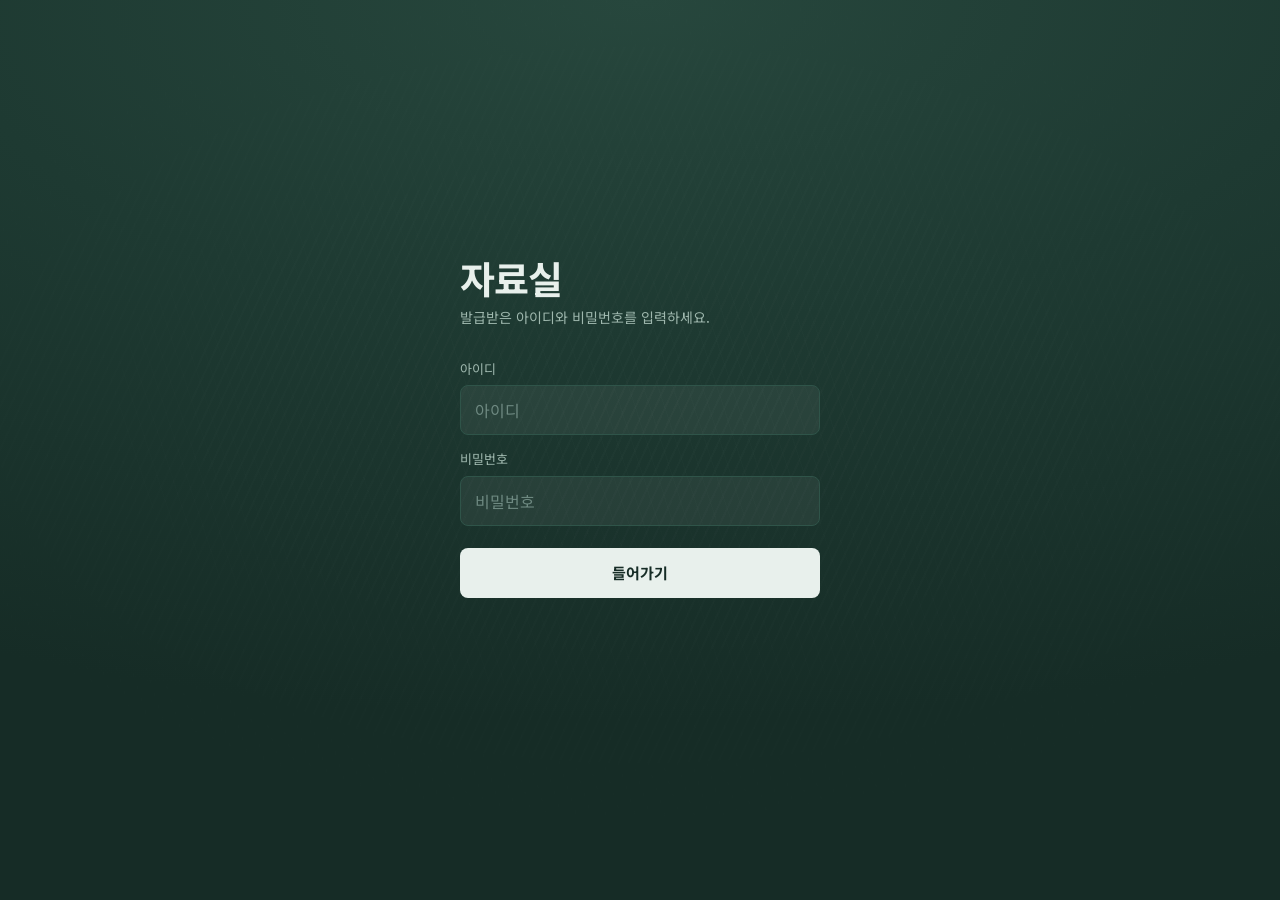
<file: index.html>
<!DOCTYPE html>
<html lang="ko">
<head>
<meta charset="utf-8">
<meta name="viewport" content="width=device-width, initial-scale=1, viewport-fit=cover">
<meta name="robots" content="noindex, nofollow, noarchive">
<meta name="referrer" content="no-referrer">
<title>자료실</title>
<link rel="preconnect" href="https://fonts.googleapis.com">
<link rel="preconnect" href="https://fonts.gstatic.com" crossorigin>
<link href="https://fonts.googleapis.com/css2?family=Noto+Sans+KR:wght@400;500;700&display=swap" rel="stylesheet">
<style>
  :root{
    --board:#1E3A32;
    --board-deep:#162C26;
    --board-line:#2F5449;
    --chalk:#E8F0EC;
    --chalk-dim:#9FB8AE;
    --paper:#EDF0EF;
    --card:#FFFFFF;
    --ink:#1A2724;
    --ink-soft:#5A6B66;
    --line:#D6DEDB;
    --brass:#B98A2E;
    --danger:#B4423A;
    --sidebar-w:264px;
    --radius:10px;
    font-family:"Noto Sans KR","Apple SD Gothic Neo","Malgun Gothic",system-ui,sans-serif;
  }
  *{box-sizing:border-box}
  html,body{height:100%}
  body{
    margin:0;background:var(--paper);color:var(--ink);
    font-size:15px;line-height:1.6;-webkit-text-size-adjust:100%;
    overscroll-behavior:none;
  }
  button{font:inherit;color:inherit}
  :focus-visible{outline:2px solid var(--brass);outline-offset:2px}

  /* ---------- 로그인 ---------- */
  #gate{
    position:fixed;inset:0;z-index:100;display:flex;
    align-items:center;justify-content:center;padding:24px;
    background:
      radial-gradient(120% 80% at 50% 0%, #27473D 0%, var(--board) 45%, var(--board-deep) 100%);
  }
  #gate::after{
    content:"";position:absolute;inset:0;pointer-events:none;opacity:.5;
    background:
      repeating-linear-gradient(115deg, rgba(255,255,255,.035) 0 2px, transparent 2px 9px),
      repeating-linear-gradient(72deg, rgba(255,255,255,.025) 0 1px, transparent 1px 14px);
    mask-image:radial-gradient(70% 55% at 50% 45%, #000 0%, transparent 100%);
  }
  .gate-box{position:relative;z-index:1;width:100%;max-width:360px}
  .gate-title{
    margin:0 0 6px;color:var(--chalk);font-weight:700;
    font-size:clamp(28px,7vw,38px);letter-spacing:-.02em;line-height:1.2;
  }
  .gate-sub{margin:0 0 30px;color:var(--chalk-dim);font-size:14px}
  .field{margin-bottom:14px}
  .field label{display:block;margin-bottom:6px;color:var(--chalk-dim);font-size:13px}
  .field input{
    width:100%;padding:12px 14px;border:1px solid var(--board-line);
    border-radius:8px;background:rgba(255,255,255,.06);color:var(--chalk);
    font-size:16px;font-family:inherit;
  }
  .field input::placeholder{color:#6E8981}
  .field input:focus{border-color:var(--chalk-dim);background:rgba(255,255,255,.1);outline:none}
  #enter{
    width:100%;margin-top:8px;padding:13px;border:0;border-radius:8px;
    background:var(--chalk);color:var(--board-deep);font-weight:700;font-size:15px;cursor:pointer;
  }
  #enter:hover{background:#fff}
  #enter:disabled{opacity:.55;cursor:progress}
  #gate-msg{min-height:20px;margin-top:14px;color:#F0B4AE;font-size:13px}

  /* ---------- 앱 ---------- */
  #app{display:none;height:100%}
  #app.on{display:block}

  #topbar{
    display:none;position:sticky;top:0;z-index:30;
    align-items:center;gap:10px;height:56px;padding:0 12px;
    background:var(--board);color:var(--chalk);
    padding-top:env(safe-area-inset-top);height:calc(56px + env(safe-area-inset-top));
  }
  #topbar strong{font-size:15px;font-weight:500}
  .icon-btn{
    display:flex;align-items:center;justify-content:center;
    width:38px;height:38px;border:0;border-radius:8px;
    background:rgba(255,255,255,.1);color:var(--chalk);cursor:pointer;flex:none;
  }

  aside{
    position:fixed;top:0;left:0;bottom:0;width:var(--sidebar-w);
    display:flex;flex-direction:column;
    background:var(--board);color:var(--chalk);z-index:40;
  }
  .brand{padding:22px 20px 16px;border-bottom:1px solid var(--board-line)}
  .brand h1{margin:0;font-size:17px;font-weight:700;letter-spacing:-.01em}
  .brand p{margin:4px 0 0;font-size:12px;color:var(--chalk-dim)}
  nav{flex:1;overflow-y:auto;padding:10px 0 20px;-webkit-overflow-scrolling:touch}
  .cat > button{
    display:flex;align-items:center;gap:10px;width:100%;
    padding:13px 20px;border:0;background:none;color:var(--chalk);
    font-size:14.5px;font-weight:500;text-align:left;cursor:pointer;
  }
  .cat > button:hover{background:rgba(255,255,255,.06)}
  .caret{margin-left:auto;font-size:11px;color:var(--chalk-dim);transition:transform .18s ease}
  .cat.open .caret{transform:rotate(90deg)}
  .cat.open > button{color:#fff}
  .sub{max-height:0;overflow:hidden;transition:max-height .22s ease;background:var(--board-deep)}
  .cat.open .sub{max-height:340px}
  .sub button{
    display:block;width:100%;padding:11px 20px 11px 34px;border:0;background:none;
    color:var(--chalk-dim);font-size:14px;text-align:left;cursor:pointer;
    border-left:3px solid transparent;
  }
  .sub button:hover{color:var(--chalk);background:rgba(255,255,255,.05)}
  .sub button[aria-current="true"]{color:#fff;border-left-color:var(--brass);background:rgba(255,255,255,.07)}
  .side-foot{padding:14px 20px;border-top:1px solid var(--board-line)}
  .side-foot button{
    width:100%;padding:9px;border:1px solid var(--board-line);border-radius:8px;
    background:none;color:var(--chalk-dim);font-size:13px;cursor:pointer;
  }
  .side-foot button:hover{color:var(--chalk);border-color:var(--chalk-dim)}

  main{margin-left:var(--sidebar-w);height:100%;display:flex;flex-direction:column}
  .crumb{
    display:flex;align-items:center;gap:10px;flex-wrap:wrap;
    padding:14px 22px;background:var(--card);border-bottom:1px solid var(--line);
  }
  .crumb h2{margin:0;font-size:15px;font-weight:700}
  .crumb span{font-size:13px;color:var(--ink-soft)}
  .crumb .spacer{margin-left:auto}
  .ghost{
    padding:7px 12px;border:1px solid var(--line);border-radius:7px;
    background:var(--card);font-size:13px;color:var(--ink-soft);cursor:pointer;
  }
  .ghost:hover{border-color:var(--ink-soft);color:var(--ink)}
  .stage{flex:1;position:relative;min-height:0}
  #frame{width:100%;height:100%;border:0;background:#fff;display:none}
  #frame.on{display:block}
  .welcome{
    height:100%;display:flex;flex-direction:column;justify-content:center;
    padding:32px 26px;max-width:620px;
  }
  .welcome h3{margin:0 0 10px;font-size:21px;letter-spacing:-.01em}
  .welcome p{margin:0 0 6px;color:var(--ink-soft);max-width:52ch}

  #scrim{
    display:none;position:fixed;inset:0;z-index:35;
    background:rgba(16,28,25,.5);backdrop-filter:blur(2px);
  }

  @media (max-width:900px){
    #topbar{display:flex}
    aside{
      transform:translateX(-100%);transition:transform .22s ease;
      width:min(84vw,300px);box-shadow:0 0 40px rgba(0,0,0,.35);
      padding-top:env(safe-area-inset-top);
    }
    aside.open{transform:none}
    #scrim.on{display:block}
    main{margin-left:0;height:calc(100% - 56px - env(safe-area-inset-top))}
    .crumb{padding:12px 16px}
    .welcome{padding:26px 18px}
  }
  @media (prefers-reduced-motion:reduce){
    *{transition:none !important}
  }
</style>
</head>
<body>

<!-- 로그인 -->
<div id="gate">
  <div class="gate-box">
    <h2 class="gate-title">자료실</h2>
    <p class="gate-sub">발급받은 아이디와 비밀번호를 입력하세요.</p>
    <div class="field">
      <label for="uid">아이디</label>
      <input id="uid" type="text" autocomplete="off" autocapitalize="off" spellcheck="false" placeholder="아이디">
    </div>
    <div class="field">
      <label for="upw">비밀번호</label>
      <input id="upw" type="password" autocomplete="off" placeholder="비밀번호">
    </div>
    <button id="enter">들어가기</button>
    <p id="gate-msg" role="status" aria-live="polite"></p>
  </div>
</div>

<!-- 본문 -->
<div id="app">
  <header id="topbar">
    <button class="icon-btn" id="burger" aria-label="메뉴 열기">
      <svg width="20" height="20" viewBox="0 0 24 24" fill="none" stroke="currentColor" stroke-width="2" stroke-linecap="round"><path d="M4 7h16M4 12h16M4 17h16"/></svg>
    </button>
    <strong id="topTitle">자료실</strong>
  </header>

  <div id="scrim"></div>

  <aside id="sidebar">
    <div class="brand">
      <h1 id="brandName">자료실</h1>
      <p id="brandSub">교육자료 모음</p>
    </div>
    <nav id="nav"></nav>
    <div class="side-foot">
      <button id="logout">로그아웃</button>
    </div>
  </aside>

  <main>
    <div class="crumb">
      <h2 id="crumbTitle">시작하기</h2>
      <span id="crumbSub">왼쪽에서 메뉴를 선택하세요</span>
      <span class="spacer"></span>
      <button class="ghost" id="openNew" hidden>새 탭에서 열기</button>
    </div>
    <div class="stage">
      <div class="welcome" id="welcome">
        <h3>메뉴를 선택하면 자료가 여기에 열립니다</h3>
        <p>왼쪽 목록에서 분류를 누르면 하위 항목이 펼쳐집니다. 항목을 누르면 자료가 이 화면 안에서 바로 열립니다.</p>
        <p>화면 안에서 열리지 않는 자료는 오른쪽 위 ‘새 탭에서 열기’를 눌러 보세요.</p>
      </div>
      <iframe id="frame" referrerpolicy="no-referrer" sandbox="allow-scripts allow-same-origin allow-forms allow-popups allow-downloads" title="자료 보기"></iframe>
    </div>
  </main>
</div>

<!-- 암호화된 메뉴 데이터 (builder.html 로 생성) -->
<script src="data.enc.js"></script>

<script>
(() => {
  "use strict";

  /* ---------- 유틸 ---------- */
  const $ = s => document.querySelector(s);
  const b64d = s => Uint8Array.from(atob(s), c => c.charCodeAt(0));
  const wait = ms => new Promise(r => setTimeout(r, ms));

  async function deriveKey(id, pw, salt, iter) {
    const enc = new TextEncoder();
    const material = enc.encode(id.trim().toLowerCase() + "\u241F" + pw);
    const base = await crypto.subtle.importKey("raw", material, "PBKDF2", false, ["deriveKey"]);
    return crypto.subtle.deriveKey(
      { name: "PBKDF2", salt, iterations: iter, hash: "SHA-256" },
      base, { name: "AES-GCM", length: 256 }, false, ["decrypt"]
    );
  }

  /* ---------- 상태 ---------- */
  let DATA = null;          // 복호화된 메뉴 (메모리에만 존재)
  let fails = 0, locked = 0;

  /* ---------- 로그인 ---------- */
  const gate = $("#gate"), msg = $("#gate-msg"), btn = $("#enter");

  async function unlock() {
    const id = $("#uid").value, pw = $("#upw").value;
    if (!id || !pw) { msg.textContent = "아이디와 비밀번호를 모두 입력하세요."; return; }
    if (Date.now() < locked) {
      msg.textContent = `잠시 후 다시 시도하세요. (${Math.ceil((locked - Date.now())/1000)}초)`;
      return;
    }
    if (!window.__ENC__) { msg.textContent = "데이터 파일(data.enc.js)을 찾을 수 없습니다."; return; }
    if (!crypto.subtle) { msg.textContent = "https 또는 로컬 파일에서 열어 주세요."; return; }

    btn.disabled = true; btn.textContent = "확인 중…"; msg.textContent = "";
    try {
      const p = window.__ENC__;
      const key = await deriveKey(id, pw, b64d(p.salt), p.it);
      const buf = await crypto.subtle.decrypt(
        { name: "AES-GCM", iv: b64d(p.iv) }, key, b64d(p.ct)
      );
      DATA = JSON.parse(new TextDecoder().decode(buf));
      start();
    } catch (e) {
      fails++;
      await wait(400);
      if (fails >= 5) { locked = Date.now() + 30000; fails = 0; msg.textContent = "시도 횟수를 초과했습니다. 30초 후 다시 시도하세요."; }
      else msg.textContent = "아이디 또는 비밀번호가 올바르지 않습니다.";
    } finally {
      btn.disabled = false; btn.textContent = "들어가기";
    }
  }

  btn.addEventListener("click", unlock);
  ["#uid", "#upw"].forEach(s => $(s).addEventListener("keydown", e => { if (e.key === "Enter") unlock(); }));

  /* ---------- 메뉴 렌더링 ---------- */
  let current = null;

  function start() {
    document.title = DATA.title || "자료실";
    $("#brandName").textContent = DATA.title || "자료실";
    $("#brandSub").textContent = DATA.subtitle || "";
    $("#topTitle").textContent = DATA.title || "자료실";

    const nav = $("#nav");
    nav.textContent = "";
    DATA.cats.forEach((cat, ci) => {
      const wrap = document.createElement("div");
      wrap.className = "cat";

      const head = document.createElement("button");
      head.type = "button";
      head.setAttribute("aria-expanded", "false");
      head.append(document.createTextNode(cat.name));
      const caret = document.createElement("span");
      caret.className = "caret"; caret.textContent = "▶";
      head.append(caret);
      head.addEventListener("click", () => {
        const open = wrap.classList.toggle("open");
        head.setAttribute("aria-expanded", String(open));
      });

      const sub = document.createElement("div");
      sub.className = "sub";
      cat.items.forEach((item, ii) => {
        const b = document.createElement("button");
        b.type = "button";
        b.textContent = item.name;
        b.dataset.k = ci + "." + ii;   // 주소가 아닌 좌표만 DOM 에 남김
        b.addEventListener("click", () => open(ci, ii, b));
        sub.append(b);
      });

      wrap.append(head, sub);
      nav.append(wrap);
    });

    gate.remove();
    $("#app").classList.add("on");
  }

  function open(ci, ii, el) {
    const item = DATA.cats[ci].items[ii];
    document.querySelectorAll('.sub button[aria-current]').forEach(b => b.removeAttribute("aria-current"));
    el.setAttribute("aria-current", "true");
    current = item;

    $("#crumbTitle").textContent = item.name;
    $("#crumbSub").textContent = DATA.cats[ci].name;
    $("#openNew").hidden = false;
    $("#welcome").style.display = "none";

    const f = $("#frame");
    f.classList.add("on");
    f.src = item.url;                 // 주소는 이 순간에만 사용
    closeDrawer();
  }

  $("#openNew").addEventListener("click", () => {
    if (current) window.open(current.url, "_blank", "noopener,noreferrer");
  });

  /* ---------- 모바일 서랍 ---------- */
  const side = $("#sidebar"), scrim = $("#scrim");
  function openDrawer(){ side.classList.add("open"); scrim.classList.add("on"); }
  function closeDrawer(){ side.classList.remove("open"); scrim.classList.remove("on"); }
  $("#burger").addEventListener("click", openDrawer);
  scrim.addEventListener("click", closeDrawer);
  document.addEventListener("keydown", e => { if (e.key === "Escape") closeDrawer(); });

  /* ---------- 로그아웃 ---------- */
  $("#logout").addEventListener("click", () => { DATA = null; location.reload(); });
})();
</script>
</body>
</html>
</file>
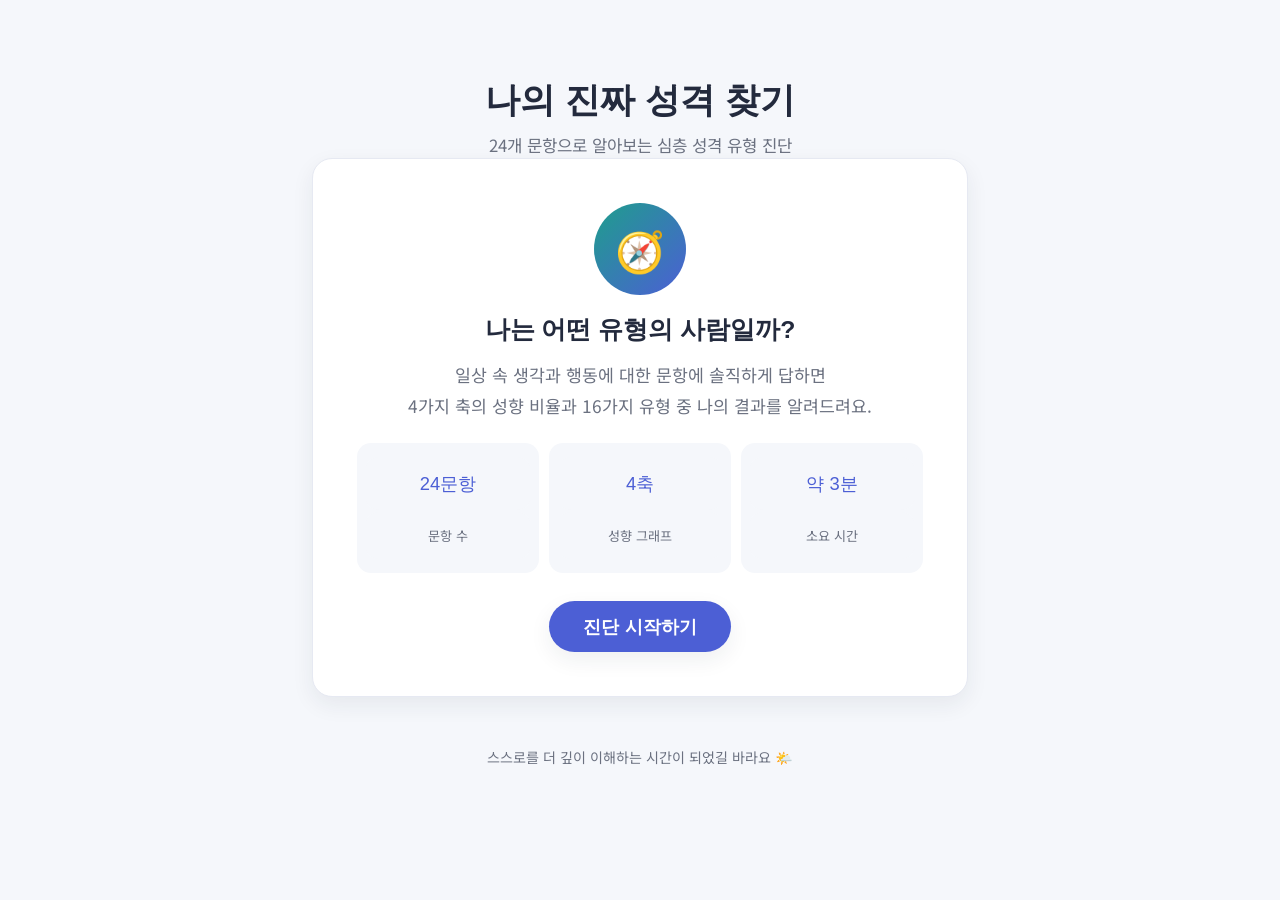
<file: mbti/mbti-adult.html>
<!DOCTYPE html>
<html lang="ko">
<head>
<meta charset="UTF-8">
<meta name="viewport" content="width=device-width, initial-scale=1.0">
<title>나의 성격 유형 진단 - 심층 MBTI 테스트</title>
<link rel="preconnect" href="https://fonts.googleapis.com">
<link rel="preconnect" href="https://fonts.gstatic.com" crossorigin>
<link href="https://fonts.googleapis.com/css2?family=Gowun+Sans:wght@400;700&family=Noto+Sans+KR:wght@400;500;700&display=swap" rel="stylesheet">
<style>
  :root{
    --ink:#232A3D;
    --sub:#6B7180;
    --bg:#F5F7FB;
    --card:#FFFFFF;
    --line:#E6E9F2;
    --accent-teal:#1E9E8C;
    --accent-coral:#E86A4D;
    --accent-indigo:#4C5FD5;
    --accent-amber:#D99A2B;
    --accent-plum:#8B5FBF;
    --shadow: 0 8px 22px rgba(35,42,61,0.07);
    --shadow-hover: 0 12px 28px rgba(35,42,61,0.12);
    --radius-lg:20px;
    --radius-md:14px;
  }
  :root:not([data-theme="light"]){
    @media (prefers-color-scheme: dark){
      --ink:#EDEFF6;
      --sub:#A6ACC0;
      --bg:#171B29;
      --card:#222739;
      --line:#333A52;
      --shadow: 0 8px 22px rgba(0,0,0,0.35);
      --shadow-hover: 0 12px 28px rgba(0,0,0,0.45);
    }
  }
  :root[data-theme="dark"]{
    --ink:#EDEFF6; --sub:#A6ACC0; --bg:#171B29; --card:#222739; --line:#333A52;
    --shadow: 0 8px 22px rgba(0,0,0,0.35); --shadow-hover: 0 12px 28px rgba(0,0,0,0.45);
  }

  *{box-sizing:border-box;}
  html,body{margin:0;padding:0;}
  body{
    background:var(--bg);
    color:var(--ink);
    font-family:'Noto Sans KR', sans-serif;
    min-height:100vh;
  }
  h1,h2,h3,.btn,.display{
    font-family:'Gowun Sans', sans-serif;
    font-weight:700;
  }

  .wrap{ max-width:640px; margin:0 auto; padding: clamp(16px,4vw,32px); }

  header.top{ text-align:center; padding-top: clamp(24px,5vw,44px); }
  header.top h1{
    font-size: clamp(1.55rem, 4.6vw, 2.2rem);
    margin:0 0 8px;
    color:var(--ink);
    line-height:1.35;
  }
  header.top p{
    font-size: clamp(0.95rem, 2.4vw, 1.05rem);
    color:var(--sub);
    margin:0;
    line-height:1.6;
  }

  .progress-wrap{ margin:22px 0 6px; display:none; }
  .progress-wrap.active{ display:block; }
  .progress-track{ background:var(--line); border-radius:999px; height:10px; overflow:hidden; }
  .progress-fill{ height:100%; background:var(--accent-teal); border-radius:999px; width:0%; transition:width .3s ease; }
  .progress-label{ text-align:center; font-size:0.9rem; color:var(--sub); margin-top:8px; }

  main{ padding-bottom:40px; }
  section{ display:none; }
  section.active{ display:block; }

  .card{
    background:var(--card);
    border:1px solid var(--line);
    border-radius: var(--radius-lg);
    box-shadow: var(--shadow);
    padding: clamp(22px,5vw,38px);
  }

  /* start */
  .start-hero{ text-align:center; }
  .hero-badge{
    width: clamp(72px, 18vw, 92px);
    height: clamp(72px, 18vw, 92px);
    border-radius:50%;
    background: linear-gradient(135deg, var(--accent-teal), var(--accent-indigo));
    display:flex; align-items:center; justify-content:center;
    font-size: clamp(1.9rem, 7vw, 2.5rem);
    margin: 0 auto 18px;
  }
  .start-hero h2{ font-size: clamp(1.25rem, 3.6vw, 1.55rem); margin: 4px 0 14px; }
  .start-hero p{ color:var(--sub); font-size: clamp(0.98rem, 2.4vw, 1.08rem); line-height:1.75; margin:0 0 22px; }
  .info-row{
    display:grid; grid-template-columns: repeat(3,1fr); gap:10px; margin: 20px 0 28px;
  }
  .info-row div{
    background:var(--bg); border-radius:var(--radius-md); padding:14px 8px;
  }
  .info-row .num{ font-family:'Gowun Sans',sans-serif; font-size:1.15rem; color:var(--accent-indigo); }
  .info-row .lbl{ font-size:0.82rem; color:var(--sub); margin-top:2px; }

  .btn{
    display:inline-block; border:none; cursor:pointer; border-radius:999px;
    font-size: clamp(1rem, 2.8vw, 1.15rem);
    padding: 13px 34px; color:#fff; background: var(--accent-indigo);
    box-shadow: var(--shadow); transition: transform .15s ease, box-shadow .15s ease;
  }
  .btn:hover{ transform: translateY(-2px); box-shadow: var(--shadow-hover); }
  .btn:focus-visible{ outline:3px solid var(--accent-teal); outline-offset:3px; }

  /* quiz */
  .axis-tag{
    display:inline-block; font-size:0.82rem; color:var(--accent-indigo);
    background: var(--bg); padding:4px 12px; border-radius:999px; margin-bottom:14px;
  }
  .q-number{ color:var(--sub); font-size:0.92rem; margin:0 0 6px; }
  .q-text{
    font-size: clamp(1.15rem, 3.6vw, 1.4rem);
    line-height:1.55; margin:0 0 26px; color:var(--ink);
  }
  .likert{ display:flex; flex-direction:column; gap:10px; }
  .likert button{
    display:flex; align-items:center; justify-content:space-between;
    width:100%; text-align:left; background:var(--bg); border:2px solid var(--line);
    border-radius:var(--radius-md); padding:14px 18px; cursor:pointer;
    font-family:'Noto Sans KR', sans-serif; font-size: clamp(0.95rem, 2.6vw, 1.05rem);
    color:var(--ink); transition: border-color .12s ease, background .12s ease, transform .12s ease;
  }
  .likert button:hover{ border-color:var(--accent-teal); background:#fff; transform: translateY(-1px); }
  .likert button:focus-visible{ outline:3px solid var(--accent-teal); outline-offset:2px; }
  .likert button .dot{
    width:14px; height:14px; border-radius:50%; border:2px solid var(--accent-indigo); flex-shrink:0;
  }

  .quiz-nav{ display:flex; justify-content:center; margin-top:22px; }
  .quiz-nav button{ background:none; border:none; color:var(--sub); font-family:'Noto Sans KR', sans-serif; font-size:0.95rem; cursor:pointer; text-decoration:underline; }

  /* result */
  .result-top{ text-align:center; }
  .mascot-badge{
    width: clamp(96px, 26vw, 128px); height: clamp(96px, 26vw, 128px);
    border-radius:50%; display:flex; align-items:center; justify-content:center;
    margin:0 auto 16px; font-size: clamp(2.6rem, 10vw, 3.6rem); box-shadow: var(--shadow);
  }
  .result-code{
    display:inline-block; background:var(--bg); color:var(--sub); border-radius:999px;
    padding:6px 18px; font-size:0.95rem; letter-spacing:1px; margin-bottom:8px;
  }
  .mascot-name{ font-size: clamp(1.4rem, 4.4vw, 1.8rem); margin:6px 0 24px; }

  .axis-graph{ text-align:left; margin-bottom: 22px; }
  .axis-row{ margin-bottom: 16px; }
  .axis-row:last-child{ margin-bottom:0; }
  .axis-labels{ display:flex; justify-content:space-between; font-size:0.9rem; margin-bottom:6px; color:var(--sub); }
  .axis-labels strong{ color:var(--ink); }
  .axis-bar{
    display:flex; width:100%; height:16px; border-radius:999px; overflow:hidden; background:var(--line);
  }
  .axis-bar .seg-a{ background: var(--accent-teal); }
  .axis-bar .seg-b{ background: var(--accent-coral); }

  .section-title{
    font-family:'Gowun Sans', sans-serif; font-size:1.1rem; margin: 4px 0 14px; text-align:left;
  }
  .strengths{
    list-style:none; margin:0 0 26px; padding:0; text-align:left; display:grid; gap:10px;
  }
  .strengths li{
    background:var(--bg); border-radius:var(--radius-md); padding:12px 16px;
    font-size: clamp(0.95rem, 2.6vw, 1.03rem); line-height:1.55;
    display:flex; gap:10px; align-items:flex-start;
  }
  .strengths li::before{ content:"✓"; color:var(--accent-teal); font-weight:700; flex-shrink:0; }

  .encourage{
    background: var(--bg); border-left: 4px solid var(--accent-indigo);
    border-radius: var(--radius-md); padding: 18px 20px; text-align:left;
    font-size: clamp(0.98rem, 2.7vw, 1.08rem); line-height:1.75; margin-bottom:26px;
  }

  .result-actions{ display:flex; justify-content:center; gap:12px; flex-wrap:wrap; }

  .disclaimer{
    font-size:0.85rem; color:var(--sub); text-align:center; margin-top:18px; line-height:1.6;
  }

  footer{ text-align:center; color:var(--sub); font-size:0.88rem; padding:10px 0 30px; }

  @media (min-width:768px){ .card{ padding:44px; } }
  @media (min-width:1200px){ .wrap{ max-width:720px; } }
  @media (prefers-reduced-motion: reduce){ .btn, .likert button, .progress-fill{ transition:none; } }
</style>
</head>
<body>
<div class="wrap">
  <header class="top">
    <h1>나의 진짜 성격 찾기</h1>
    <p>24개 문항으로 알아보는 심층 성격 유형 진단</p>
  </header>

  <div class="progress-wrap" id="progressWrap">
    <div class="progress-track"><div class="progress-fill" id="progressFill"></div></div>
    <p class="progress-label" id="progressLabel">1 / 24</p>
  </div>

  <main>
    <section id="start" class="active">
      <div class="card start-hero">
        <div class="hero-badge">🧭</div>
        <h2>나는 어떤 유형의 사람일까?</h2>
        <p>일상 속 생각과 행동에 대한 문항에 솔직하게 답하면<br>4가지 축의 성향 비율과 16가지 유형 중 나의 결과를 알려드려요.</p>
        <div class="info-row">
          <div><div class="num">24문항</div><div class="lbl">문항 수</div></div>
          <div><div class="num">4축</div><div class="lbl">성향 그래프</div></div>
          <div><div class="num">약 3분</div><div class="lbl">소요 시간</div></div>
        </div>
        <button class="btn" id="startBtn">진단 시작하기</button>
      </div>
    </section>

    <section id="quiz">
      <div class="card">
        <span class="axis-tag" id="axisTag"></span>
        <p class="q-number" id="qNumber">문항 1 / 24</p>
        <p class="q-text" id="qText"></p>
        <div class="likert" id="likert"></div>
        <div class="quiz-nav"><button id="backBtn" type="button">◀ 이전 문항</button></div>
      </div>
    </section>

    <section id="result">
      <div class="card result-top">
        <div class="mascot-badge" id="mascotBadge"></div>
        <p class="result-code" id="resultCode"></p>
        <h2 class="mascot-name" id="mascotName"></h2>

        <div class="axis-graph" id="axisGraph"></div>

        <h3 class="section-title">나의 강점</h3>
        <ul class="strengths" id="strengths"></ul>

        <div class="encourage" id="encourage"></div>

        <div class="result-actions">
          <button class="btn" id="retryBtn">다시 진단하기</button>
        </div>
        <p class="disclaimer">이 진단은 자기 이해를 돕기 위한 참고 자료이며, 성격을 절대적으로 규정하지 않습니다. 결과는 그날의 기분이나 상황에 따라 달라질 수 있어요.</p>
      </div>
    </section>
  </main>

  <footer>스스로를 더 깊이 이해하는 시간이 되었길 바라요 🌤️</footer>
</div>

<script>
(function(){
  const scale = [
    {v:1, label:"전혀 아니다"},
    {v:2, label:"아니다"},
    {v:3, label:"보통이다"},
    {v:4, label:"그렇다"},
    {v:5, label:"매우 그렇다"}
  ];

  const axisNames = {
    E:"외향 · 에너지의 방향", I:"내향 · 에너지의 방향",
    S:"감각 · 정보 인식", N:"직관 · 정보 인식",
    T:"사고 · 판단 기준", F:"감정 · 판단 기준",
    J:"판단 · 생활 방식", P:"인식 · 생활 방식"
  };

  const questions = [
    {axis:"EI", pole:"E", text:"낯선 사람들과 있어도 비교적 쉽게 대화를 이어간다."},
    {axis:"EI", pole:"E", text:"혼자보다는 여럿이 함께 일할 때 에너지가 난다."},
    {axis:"EI", pole:"E", text:"생각을 말로 표현하면서 정리하는 편이다."},
    {axis:"EI", pole:"I", text:"혼자만의 시간을 가져야 재충전이 된다."},
    {axis:"EI", pole:"I", text:"말하기 전에 충분히 생각을 정리하는 편이다."},
    {axis:"EI", pole:"I", text:"여러 사람과 오래 어울리면 쉽게 지치는 편이다."},

    {axis:"SN", pole:"S", text:"구체적인 사실과 데이터를 근거로 판단하는 편이다."},
    {axis:"SN", pole:"S", text:"검증된 방식이나 매뉴얼을 따를 때 안정감을 느낀다."},
    {axis:"SN", pole:"S", text:"눈앞의 현실적인 문제 해결에 먼저 집중한다."},
    {axis:"SN", pole:"N", text:"숨겨진 의미나 가능성을 상상하는 걸 좋아한다."},
    {axis:"SN", pole:"N", text:"새로운 아이디어나 이론에 흥미를 느낀다."},
    {axis:"SN", pole:"N", text:"익숙한 방식보다 새로운 방법을 시도해보고 싶다."},

    {axis:"TF", pole:"T", text:"결정을 내릴 때 감정보다 논리를 우선한다."},
    {axis:"TF", pole:"T", text:"문제의 원인과 해결책을 객관적으로 분석하는 편이다."},
    {axis:"TF", pole:"T", text:"옳고 그름을 명확히 가리는 것이 중요하다."},
    {axis:"TF", pole:"F", text:"결정을 내릴 때 주변 사람들의 감정을 먼저 고려한다."},
    {axis:"TF", pole:"F", text:"논쟁에서 이기는 것보다 관계의 조화가 더 중요하다."},
    {axis:"TF", pole:"F", text:"다른 사람의 감정에 쉽게 공감하는 편이다."},

    {axis:"JP", pole:"J", text:"미리 계획을 세우고 그대로 실행할 때 마음이 편하다."},
    {axis:"JP", pole:"J", text:"마감 기한보다 여유 있게 일을 끝내는 편이다."},
    {axis:"JP", pole:"J", text:"정리되고 예측 가능한 환경을 선호한다."},
    {axis:"JP", pole:"P", text:"상황에 따라 계획을 유연하게 바꾸는 편이다."},
    {axis:"JP", pole:"P", text:"마감이 가까워질수록 오히려 집중력이 높아진다."},
    {axis:"JP", pole:"P", text:"정해진 틀보다 자유로운 방식이 더 편하다."}
  ];

  const results = {
    ISTJ:{emoji:"🗂️", name:"현실주의자", color:"var(--accent-indigo)",
      strengths:["책임감이 강하고 한번 한 약속은 반드시 지켜요","체계적으로 일을 처리해 주변에 신뢰를 줘요","위기 상황에서도 침착함을 유지해요","세부사항을 꼼꼼하게 챙기는 힘이 있어요"],
      encourage:"당신의 성실함은 주변 사람들에게 가장 든든한 버팀목이 되어줍니다. 꾸준함이야말로 흔치 않은 최고의 재능이라는 걸 잊지 마세요."},
    ISFJ:{emoji:"🌿", name:"수호자", color:"var(--accent-teal)",
      strengths:["곁에 있는 사람을 세심하게 챙기는 배려심이 깊어요","맡은 일은 끝까지 책임지고 완수해요","안정적이고 신뢰할 수 있는 관계를 만들어요","실질적인 도움을 주는 데 능숙해요"],
      encourage:"당신의 따뜻한 배려는 눈에 띄지 않아도 누군가의 하루를 지탱해주고 있어요. 그 마음만큼 스스로도 잘 챙기시길 바라요."},
    INFJ:{emoji:"🌌", name:"옹호자", color:"var(--accent-plum)",
      strengths:["통찰력이 뛰어나 사람과 상황의 본질을 잘 파악해요","깊은 공감 능력으로 신뢰받는 조언자가 돼요","확고한 가치관으로 쉽게 흔들리지 않아요","장기적인 비전을 그리는 데 강해요"],
      encourage:"당신의 깊은 통찰은 흔치 않은 귀한 재능입니다. 그 시선으로 세상에 좋은 영향을 계속 전해주세요."},
    INTJ:{emoji:"♟️", name:"전략가", color:"var(--accent-indigo)",
      strengths:["큰 그림을 그리고 전략적으로 계획을 세워요","독립적으로 문제를 해결하는 능력이 탁월해요","비효율을 발견하고 개선하는 데 뛰어나요","높은 기준으로 스스로를 꾸준히 성장시켜요"],
      encourage:"당신의 전략적 사고는 어떤 목표든 현실로 만들어낼 힘이 있습니다. 자신의 비전을 믿고 나아가세요."},
    ISTP:{emoji:"🔧", name:"장인", color:"var(--accent-amber)",
      strengths:["문제 상황에서 침착하게 실질적인 해법을 찾아요","직접 부딪히며 빠르게 배우는 힘이 있어요","위기에서도 흔들리지 않는 순발력이 있어요","군더더기 없이 효율적으로 일을 해내요"],
      encourage:"당신의 실전 감각은 예측 불가능한 상황에서 특히 빛을 발합니다. 그 침착함이 큰 자산이에요."},
    ISFP:{emoji:"🎨", name:"모험가", color:"var(--accent-coral)",
      strengths:["섬세한 감성으로 아름다움을 알아봐요","자신만의 가치관대로 진솔하게 살아가요","다른 사람을 있는 그대로 존중해요","조용하지만 꾸준한 실행력이 있어요"],
      encourage:"당신의 진정성은 억지로 꾸미지 않아도 사람들의 마음을 움직입니다. 그 모습 그대로 충분해요."},
    INFP:{emoji:"🦋", name:"중재자", color:"var(--accent-plum)",
      strengths:["깊은 공감으로 사람의 마음을 잘 이해해요","신념을 향한 내면의 열정이 커요","창의적인 시각으로 세상을 바라봐요","진정성 있는 관계를 소중히 여겨요"],
      encourage:"당신의 따뜻한 이상은 세상을 조금씩 더 나은 곳으로 바꾸고 있어요. 그 마음을 잃지 마세요."},
    INTP:{emoji:"🧩", name:"논리술사", color:"var(--accent-teal)",
      strengths:["복잡한 문제를 논리적으로 파고드는 힘이 있어요","독창적인 아이디어를 잘 떠올려요","지적 호기심으로 끊임없이 배워요","상황을 객관적으로 분석하는 데 능숙해요"],
      encourage:"당신의 깊이 있는 사고는 남들이 보지 못하는 답을 찾아냅니다. 그 호기심을 계속 따라가세요."},
    ESTP:{emoji:"🎯", name:"사업가", color:"var(--accent-coral)",
      strengths:["순발력 있게 상황에 대응해요","현실적인 감각으로 기회를 빠르게 포착해요","사람들과 스스럼없이 어울리는 친화력이 있어요","행동으로 결과를 만들어내는 실행력이 있어요"],
      encourage:"당신의 과감한 실행력은 기회를 현실로 바꾸는 힘이 됩니다. 그 에너지로 계속 도전하세요."},
    ESFP:{emoji:"🎪", name:"연예인", color:"var(--accent-amber)",
      strengths:["분위기를 밝게 만드는 긍정 에너지가 있어요","사람들과 쉽게 친해지는 사교성이 뛰어나요","현재를 즐기며 유연하게 대처해요","다른 사람을 즐겁게 하는 데 능숙해요"],
      encourage:"당신의 밝은 에너지는 주변 사람들에게 큰 활력을 줍니다. 그 매력을 마음껏 펼치세요."},
    ENFP:{emoji:"🌈", name:"활동가", color:"var(--accent-coral)",
      strengths:["열정적으로 새로운 가능성을 탐색해요","사람들에게 영감을 주는 친화력이 있어요","창의적인 아이디어가 끊임없이 샘솟아요","공감 능력으로 깊은 유대를 만들어요"],
      encourage:"당신의 열정은 주변 사람들까지 움직이게 만드는 힘이 있어요. 그 반짝임을 계속 지켜가세요."},
    ENTP:{emoji:"💡", name:"변론가", color:"var(--accent-indigo)",
      strengths:["재치 있는 논리로 새로운 관점을 제시해요","변화와 도전을 두려워하지 않아요","다양한 아이디어를 빠르게 연결해요","토론에서 강한 설득력을 보여요"],
      encourage:"당신의 기발한 발상은 고정관념을 깨는 힘이 있습니다. 그 도전정신으로 계속 나아가세요."},
    ESTJ:{emoji:"📋", name:"경영자", color:"var(--accent-indigo)",
      strengths:["체계적으로 조직을 이끄는 리더십이 있어요","목표를 명확히 세우고 추진력 있게 실행해요","책임감이 강해 주변의 신뢰를 얻어요","효율적인 의사결정을 내리는 힘이 있어요"],
      encourage:"당신의 추진력은 팀을 목표까지 이끄는 든든한 원동력입니다. 그 리더십을 자신 있게 발휘하세요."},
    ESFJ:{emoji:"🤝", name:"집정관", color:"var(--accent-teal)",
      strengths:["사람들을 세심하게 챙기고 조율하는 능력이 있어요","협력과 조화를 이끌어내는 데 탁월해요","책임감 있게 맡은 역할을 완수해요","따뜻한 배려로 신뢰를 쌓아가요"],
      encourage:"당신의 세심한 배려는 공동체를 하나로 이어주는 소중한 힘입니다. 그 따뜻함을 계속 나눠주세요."},
    ENFJ:{emoji:"🎭", name:"선도자", color:"var(--accent-plum)",
      strengths:["사람들의 잠재력을 알아보고 이끌어내요","공감 능력과 카리스마를 함께 지녔어요","팀을 하나로 모으는 구심점이 돼요","진심 어린 조언으로 신뢰를 얻어요"],
      encourage:"당신은 주변 사람들이 최고의 모습을 발휘하도록 이끄는 힘을 가졌습니다. 그 영향력을 자랑스러워하세요."},
    ENTJ:{emoji:"👑", name:"통솔자", color:"var(--accent-amber)",
      strengths:["명확한 비전으로 목표를 설정하고 이끌어요","효율적인 전략으로 결과를 만들어내요","강한 추진력으로 어려움을 돌파해요","자신감 있게 결정을 내리는 힘이 있어요"],
      encourage:"당신의 리더십은 큰 목표를 현실로 만드는 강력한 엔진입니다. 그 자신감으로 계속 나아가세요."}
  };

  let current = 0;
  const answers = new Array(questions.length).fill(null);

  const startSection = document.getElementById('start');
  const quizSection = document.getElementById('quiz');
  const resultSection = document.getElementById('result');
  const progressWrap = document.getElementById('progressWrap');
  const progressFill = document.getElementById('progressFill');
  const progressLabel = document.getElementById('progressLabel');
  const axisTag = document.getElementById('axisTag');
  const qNumber = document.getElementById('qNumber');
  const qText = document.getElementById('qText');
  const likertEl = document.getElementById('likert');
  const backBtn = document.getElementById('backBtn');

  function showSection(section){
    [startSection, quizSection, resultSection].forEach(s => s.classList.remove('active'));
    section.classList.add('active');
  }

  function startQuiz(){
    current = 0;
    answers.fill(null);
    progressWrap.classList.add('active');
    renderQuestion();
    showSection(quizSection);
  }
  document.getElementById('startBtn').addEventListener('click', startQuiz);
  document.getElementById('retryBtn').addEventListener('click', startQuiz);

  backBtn.addEventListener('click', () => {
    if (current > 0){ current -= 1; renderQuestion(); }
  });

  function renderQuestion(){
    const q = questions[current];
    axisTag.textContent = axisNames[q.pole];
    qNumber.textContent = '문항 ' + (current + 1) + ' / ' + questions.length;
    qText.textContent = q.text;
    likertEl.innerHTML = '';

    scale.forEach(s => {
      const btn = document.createElement('button');
      btn.type = 'button';
      const selected = answers[current] === s.v;
      btn.innerHTML = '<span>' + s.label + '</span><span class="dot" style="' + (selected ? 'background:var(--accent-indigo);' : '') + '"></span>';
      btn.addEventListener('click', () => selectAnswer(s.v));
      likertEl.appendChild(btn);
    });

    backBtn.style.visibility = current === 0 ? 'hidden' : 'visible';

    const pct = Math.round((current / questions.length) * 100);
    progressFill.style.width = pct + '%';
    progressLabel.textContent = (current + 1) + ' / ' + questions.length;
  }

  function selectAnswer(value){
    answers[current] = value;
    if (current < questions.length - 1){
      current += 1;
      renderQuestion();
    } else {
      progressFill.style.width = '100%';
      showResult();
    }
  }

  function computeAxis(poleA, poleB){
    let sumA = 0, sumB = 0;
    questions.forEach((q, i) => {
      const v = answers[i] || 3;
      if (q.pole === poleA) sumA += v;
      if (q.pole === poleB) sumB += v;
    });
    const total = sumA + sumB;
    const pctA = total > 0 ? Math.round((sumA / total) * 100) : 50;
    const pctB = 100 - pctA;
    return { pctA, pctB, letter: pctA >= pctB ? poleA : poleB };
  }

  function showResult(){
    const ei = computeAxis('E','I');
    const sn = computeAxis('S','N');
    const tf = computeAxis('T','F');
    const jp = computeAxis('J','P');

    const code = ei.letter + sn.letter + tf.letter + jp.letter;
    const r = results[code];

    document.getElementById('resultCode').textContent = code;
    document.getElementById('mascotName').textContent = r.name;

    const badge = document.getElementById('mascotBadge');
    badge.textContent = r.emoji;
    badge.style.background = r.color + '22';

    const axisData = [
      {a:'E',b:'I', res:ei}, {a:'S',b:'N', res:sn}, {a:'T',b:'F', res:tf}, {a:'J',b:'P', res:jp}
    ];
    const graphEl = document.getElementById('axisGraph');
    graphEl.innerHTML = '';
    axisData.forEach(d => {
      const row = document.createElement('div');
      row.className = 'axis-row';
      row.innerHTML =
        '<div class="axis-labels"><span><strong>' + d.a + '</strong> ' + d.res.pctA + '%</span>' +
        '<span>' + d.res.pctB + '% <strong>' + d.b + '</strong></span></div>' +
        '<div class="axis-bar"><div class="seg-a" style="flex-basis:' + d.res.pctA + '%"></div>' +
        '<div class="seg-b" style="flex-basis:' + d.res.pctB + '%"></div></div>';
      graphEl.appendChild(row);
    });

    const strengthsEl = document.getElementById('strengths');
    strengthsEl.innerHTML = '';
    r.strengths.forEach(s => {
      const li = document.createElement('li');
      li.textContent = s;
      strengthsEl.appendChild(li);
    });

    document.getElementById('encourage').textContent = r.encourage;

    progressWrap.classList.remove('active');
    showSection(resultSection);
    window.scrollTo({top:0, behavior:'smooth'});
  }
})();
</script>
</body>
</html>
</file>
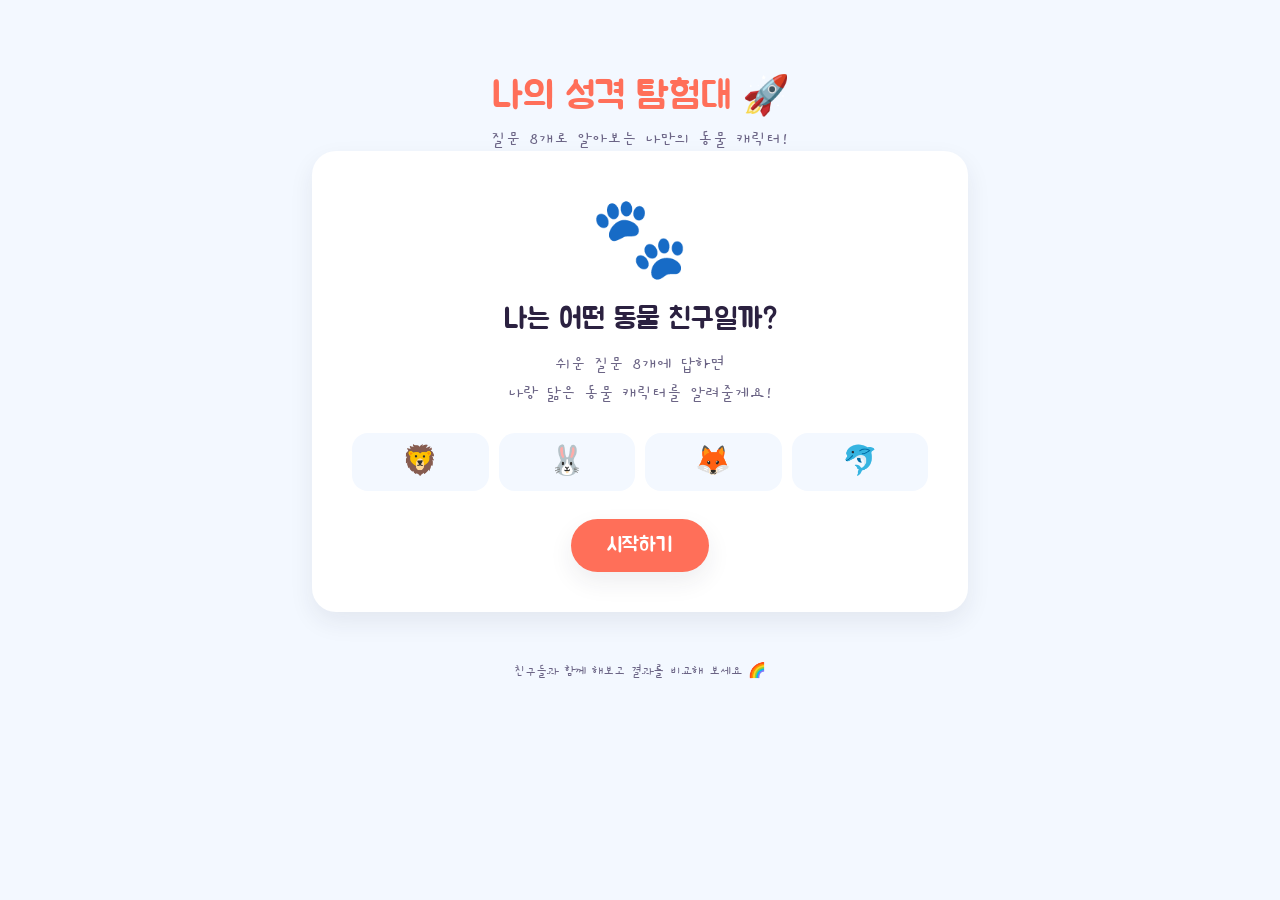
<file: mbti/mbti-kids.html>
<!DOCTYPE html>
<html lang="ko">
<head>
<meta charset="UTF-8">
<meta name="viewport" content="width=device-width, initial-scale=1.0">
<title>나의 성격 탐험대 - 어린이 MBTI 테스트</title>
<link rel="preconnect" href="https://fonts.googleapis.com">
<link rel="preconnect" href="https://fonts.gstatic.com" crossorigin>
<link href="https://fonts.googleapis.com/css2?family=Jua&family=Gaegu:wght@400;700&display=swap" rel="stylesheet">
<style>
  :root{
    --coral:#FF6F59;
    --sunny:#FFC93C;
    --sky:#2FBFE0;
    --mint:#2BC48A;
    --grape:#9B6BFF;
    --pink:#FF7FB2;
    --bg:#F3F8FF;
    --card:#FFFFFF;
    --ink:#2B2140;
    --sub:#6B6485;
    --line:#E7EEFA;
    --shadow: 0 10px 24px rgba(43,33,64,0.08);
    --shadow-hover: 0 14px 30px rgba(43,33,64,0.14);
    --radius-lg: 24px;
    --radius-md: 16px;
  }

  :root:not([data-theme="light"]){
    @media (prefers-color-scheme: dark){
      --bg:#181425;
      --card:#241E38;
      --ink:#F4F1FF;
      --sub:#B7AFD6;
      --line:#332C4B;
      --shadow: 0 10px 24px rgba(0,0,0,0.35);
      --shadow-hover: 0 14px 30px rgba(0,0,0,0.45);
    }
  }
  :root[data-theme="dark"]{
    --bg:#181425;
    --card:#241E38;
    --ink:#F4F1FF;
    --sub:#B7AFD6;
    --line:#332C4B;
    --shadow: 0 10px 24px rgba(0,0,0,0.35);
    --shadow-hover: 0 14px 30px rgba(0,0,0,0.45);
  }

  *{box-sizing:border-box;}
  html,body{margin:0;padding:0;}
  body{
    background:var(--bg);
    color:var(--ink);
    font-family:'Gaegu', sans-serif;
    min-height:100vh;
    -webkit-font-smoothing:antialiased;
    overflow-x:hidden;
  }
  h1,h2,h3,.headline,.btn,.mascot-name{
    font-family:'Jua', sans-serif;
    font-weight:400;
  }

  .wrap{
    max-width:640px;
    margin:0 auto;
    padding: clamp(16px, 4vw, 32px);
  }

  header.top{
    text-align:center;
    padding-top: clamp(20px, 5vw, 40px);
  }
  header.top h1{
    font-size: clamp(1.6rem, 5vw, 2.4rem);
    color:var(--coral);
    margin:0 0 6px;
    line-height:1.3;
  }
  header.top p{
    font-size: clamp(0.95rem, 2.6vw, 1.15rem);
    color:var(--sub);
    margin:0;
  }

  /* progress */
  .progress-wrap{
    margin: 20px 0 8px;
    display:none;
  }
  .progress-wrap.active{display:block;}
  .progress-track{
    background:var(--line);
    border-radius: 999px;
    height: 14px;
    overflow:hidden;
  }
  .progress-fill{
    height:100%;
    background: linear-gradient(90deg, var(--sky), var(--mint));
    border-radius: 999px;
    width:0%;
    transition: width .35s ease;
  }
  .progress-label{
    text-align:center;
    font-size: 0.95rem;
    color:var(--sub);
    margin-top:6px;
  }

  main{padding-bottom: 40px;}
  section{display:none;}
  section.active{display:block;}

  /* Card */
  .card{
    background:var(--card);
    border-radius: var(--radius-lg);
    box-shadow: var(--shadow);
    padding: clamp(20px, 5vw, 36px);
  }

  /* Start screen */
  .start-hero{
    text-align:center;
  }
  .hero-emoji{
    font-size: clamp(3.2rem, 12vw, 5rem);
    display:block;
    margin-bottom: 8px;
  }
  .start-hero h2{
    font-size: clamp(1.3rem, 4vw, 1.8rem);
    margin: 4px 0 12px;
    color:var(--ink);
  }
  .start-hero p{
    color:var(--sub);
    font-size: clamp(1rem, 2.6vw, 1.15rem);
    line-height:1.6;
    margin: 0 0 24px;
  }

  .type-preview{
    display:grid;
    grid-template-columns: repeat(4, 1fr);
    gap: 10px;
    margin: 20px 0 28px;
  }
  .type-preview span{
    font-size: clamp(1.4rem, 5vw, 1.8rem);
    background: var(--bg);
    border-radius: var(--radius-md);
    padding: 10px 0;
  }

  .btn{
    display:inline-block;
    border:none;
    cursor:pointer;
    border-radius: 999px;
    font-size: clamp(1.05rem, 3vw, 1.25rem);
    padding: 14px 36px;
    color:#fff;
    background: var(--coral);
    box-shadow: var(--shadow);
    transition: transform .15s ease, box-shadow .15s ease;
  }
  .btn:hover{ transform: translateY(-2px); box-shadow: var(--shadow-hover); }
  .btn:active{ transform: translateY(0); }
  .btn:focus-visible{ outline: 3px solid var(--sky); outline-offset: 3px; }

  .btn-secondary{
    background: var(--card);
    color: var(--coral);
    border: 2px solid var(--coral);
  }

  /* Quiz screen */
  .q-number{
    color:var(--sub);
    font-size: 1rem;
    margin: 0 0 8px;
    text-align:center;
  }
  .q-text{
    font-size: clamp(1.25rem, 4.2vw, 1.6rem);
    text-align:center;
    margin: 0 0 26px;
    line-height:1.5;
    color:var(--ink);
  }
  .options{
    display:grid;
    grid-template-columns: 1fr;
    gap: 14px;
  }
  @media (min-width: 576px){
    .options{ grid-template-columns: 1fr 1fr; }
  }
  .option-btn{
    background: var(--bg);
    border: 2px solid var(--line);
    border-radius: var(--radius-md);
    padding: 20px 16px;
    font-family:'Gaegu', sans-serif;
    font-size: clamp(1rem, 2.8vw, 1.15rem);
    line-height:1.5;
    cursor:pointer;
    text-align:center;
    color:var(--ink);
    transition: transform .12s ease, border-color .12s ease, background .12s ease;
  }
  .option-btn .opt-emoji{
    display:block;
    font-size: clamp(1.8rem, 6vw, 2.3rem);
    margin-bottom: 8px;
  }
  .option-btn:hover{
    border-color: var(--sky);
    background: #fff;
    transform: translateY(-2px);
  }
  .option-btn:focus-visible{ outline: 3px solid var(--sky); outline-offset: 2px; }

  .quiz-nav{
    display:flex;
    justify-content:center;
    margin-top: 22px;
  }
  .quiz-nav button{
    background:none;
    border:none;
    color:var(--sub);
    font-family:'Gaegu', sans-serif;
    font-size: 1rem;
    cursor:pointer;
    text-decoration: underline;
  }

  /* Result screen */
  .result-top{
    text-align:center;
  }
  .mascot-badge{
    width: clamp(110px, 30vw, 150px);
    height: clamp(110px, 30vw, 150px);
    border-radius: 50%;
    display:flex;
    align-items:center;
    justify-content:center;
    margin: 0 auto 16px;
    font-size: clamp(3.2rem, 13vw, 4.5rem);
    box-shadow: var(--shadow);
  }
  .result-code{
    display:inline-block;
    background: var(--bg);
    color: var(--sub);
    border-radius: 999px;
    padding: 6px 18px;
    font-size: 1rem;
    letter-spacing: 1px;
    margin-bottom: 10px;
  }
  .mascot-name{
    font-size: clamp(1.5rem, 5vw, 2rem);
    margin: 6px 0 4px;
  }
  .mascot-tag{
    color:var(--sub);
    font-size: clamp(1rem, 2.8vw, 1.15rem);
    margin: 0 0 22px;
  }
  .traits{
    display:flex;
    flex-wrap:wrap;
    gap: 10px;
    justify-content:center;
    margin-bottom: 22px;
  }
  .trait-chip{
    background: var(--bg);
    border-radius: 999px;
    padding: 8px 16px;
    font-size: 0.95rem;
    color: var(--ink);
  }
  .result-desc{
    font-size: clamp(1rem, 2.8vw, 1.2rem);
    line-height:1.7;
    color: var(--ink);
    text-align:center;
    margin: 0 0 28px;
  }
  .result-actions{
    display:flex;
    justify-content:center;
    gap: 12px;
    flex-wrap:wrap;
  }

  footer{
    text-align:center;
    color:var(--sub);
    font-size: 0.9rem;
    padding: 10px 0 30px;
  }

  @media (min-width: 768px){
    .card{ padding: 40px; }
  }
  @media (min-width: 1200px){
    .wrap{ max-width: 720px; }
  }

  @media (prefers-reduced-motion: reduce){
    .btn, .option-btn, .progress-fill{ transition:none; }
  }
</style>
</head>
<body>
<div class="wrap">
  <header class="top">
    <h1>나의 성격 탐험대 🚀</h1>
    <p>질문 8개로 알아보는 나만의 동물 캐릭터!</p>
  </header>

  <div class="progress-wrap" id="progressWrap">
    <div class="progress-track">
      <div class="progress-fill" id="progressFill"></div>
    </div>
    <p class="progress-label" id="progressLabel">1 / 8</p>
  </div>

  <main>
    <section id="start" class="active">
      <div class="card start-hero">
        <span class="hero-emoji">🐾</span>
        <h2>나는 어떤 동물 친구일까?</h2>
        <p>쉬운 질문 8개에 답하면<br>나랑 닮은 동물 캐릭터를 알려줄게요!</p>
        <div class="type-preview">
          <span>🦁</span><span>🐰</span><span>🦊</span><span>🐬</span>
        </div>
        <button class="btn" id="startBtn">시작하기</button>
      </div>
    </section>

    <section id="quiz">
      <div class="card">
        <p class="q-number" id="qNumber">질문 1</p>
        <p class="q-text" id="qText"></p>
        <div class="options" id="options"></div>
        <div class="quiz-nav">
          <button id="backBtn" type="button">◀ 이전 질문</button>
        </div>
      </div>
    </section>

    <section id="result">
      <div class="card result-top">
        <div class="mascot-badge" id="mascotBadge"></div>
        <p class="result-code" id="resultCode"></p>
        <h2 class="mascot-name" id="mascotName"></h2>
        <p class="mascot-tag" id="mascotTag"></p>
        <div class="traits" id="traits"></div>
        <p class="result-desc" id="resultDesc"></p>
        <div class="result-actions">
          <button class="btn" id="retryBtn">다시 하기</button>
        </div>
      </div>
    </section>
  </main>

  <footer>친구들과 함께 해보고 결과를 비교해 보세요 🌈</footer>
</div>

<script>
(function(){
  const questions = [
    { axis:"EI", text:"학교 쉬는 시간, 나는?",
      a:{label:"친구들이랑 신나게 놀아요", emoji:"🏃", value:"E"},
      b:{label:"혼자 조용히 책을 읽어요", emoji:"📖", value:"I"} },
    { axis:"EI", text:"새 학기에 새로운 반이 되면 나는?",
      a:{label:"먼저 다가가서 인사해요", emoji:"👋", value:"E"},
      b:{label:"친구가 먼저 말 걸어주면 좋아요", emoji:"🙂", value:"I"} },
    { axis:"SN", text:"이야기를 들을 때 나는?",
      a:{label:"실제로 있었던 일이 더 재밌어요", emoji:"📰", value:"S"},
      b:{label:"상상 속 이야기가 더 재밌어요", emoji:"🪄", value:"N"} },
    { axis:"SN", text:"그림을 그릴 때 나는?",
      a:{label:"눈에 보이는 그대로 그려요", emoji:"🖼️", value:"S"},
      b:{label:"머릿속 상상을 그려요", emoji:"🌌", value:"N"} },
    { axis:"TF", text:"친구가 속상해할 때 나는?",
      a:{label:"왜 그런지 이유를 물어봐요", emoji:"🤔", value:"T"},
      b:{label:"먼저 꼭 안아주고 위로해요", emoji:"🤗", value:"F"} },
    { axis:"TF", text:"게임에서 규칙을 정할 때 나는?",
      a:{label:"공평한 규칙이 제일 중요해요", emoji:"⚖️", value:"T"},
      b:{label:"다같이 즐거운 게 제일 중요해요", emoji:"🎉", value:"F"} },
    { axis:"JP", text:"숙제가 있을 때 나는?",
      a:{label:"미리미리 계획해서 해요", emoji:"📅", value:"J"},
      b:{label:"하고 싶을 때 갑자기 해요", emoji:"⚡", value:"P"} },
    { axis:"JP", text:"여행을 갈 때 나는?",
      a:{label:"미리 짜놓은 계획대로 다녀요", emoji:"🗺️", value:"J"},
      b:{label:"그때그때 하고 싶은 걸 해요", emoji:"🎈", value:"P"} }
  ];

  const results = {
    ISTJ:{emoji:"🐜", name:"부지런한 개미", tag:"성실하고 믿음직한 친구", color:"#FF6F59",
      traits:["차분해요","약속을 잘 지켜요","꼼꼼해요"],
      desc:"할 일을 미루지 않고 차근차근 해내는 개미 친구예요. 약속과 규칙을 잘 지켜서 친구들이 믿고 의지해요."},
    ISFJ:{emoji:"🐰", name:"다정한 토끼", tag:"따뜻하게 챙겨주는 친구", color:"#FF7FB2",
      traits:["따뜻해요","배려심이 많아요","친절해요"],
      desc:"친구가 힘들어 보이면 먼저 다가가 챙겨주는 토끼 친구예요. 조용하지만 마음은 누구보다 따뜻해요."},
    INFJ:{emoji:"🦉", name:"지혜로운 부엉이", tag:"깊이 생각하는 몽상가", color:"#9B6BFF",
      traits:["생각이 깊어요","상상력이 풍부해요","다정해요"],
      desc:"조용히 앉아서도 여러 생각을 하는 부엉이 친구예요. 친구의 마음을 잘 이해하고 좋은 이야기를 해줘요."},
    INTJ:{emoji:"🦊", name:"똑똑한 여우", tag:"계획을 잘 세우는 전략가", color:"#2FBFE0",
      traits:["똑똑해요","계획적이에요","목표가 뚜렷해요"],
      desc:"하고 싶은 일이 생기면 차근차근 계획을 세우는 여우 친구예요. 혼자서도 척척 문제를 해결해요."},
    ISTP:{emoji:"🐿️", name:"손재주꾼 다람쥐", tag:"뭐든 뚝딱 만드는 재주꾼", color:"#FFC93C",
      traits:["손재주가 좋아요","침착해요","호기심이 많아요"],
      desc:"장난감이 고장 나면 스스로 고쳐보는 다람쥐 친구예요. 몸으로 직접 해보면서 배우는 걸 좋아해요."},
    ISFP:{emoji:"🐱", name:"자유로운 고양이", tag:"예술적 감성이 가득한 친구", color:"#FF8FC7",
      traits:["감성적이에요","자유로워요","편안해요"],
      desc:"그림 그리기, 만들기처럼 예쁜 걸 만드는 걸 좋아하는 고양이 친구예요. 자기만의 속도로 지내는 걸 좋아해요."},
    INFP:{emoji:"🦄", name:"몽상가 유니콘", tag:"상상력이 반짝이는 친구", color:"#A66CFF",
      traits:["상상력이 풍부해요","다정해요","순수해요"],
      desc:"머릿속에 멋진 이야기가 가득한 유니콘 친구예요. 친구의 마음을 잘 공감해주는 따뜻한 마음을 가졌어요."},
    INTP:{emoji:"🐙", name:"호기심쟁이 문어", tag:"궁금한 게 너무 많은 친구", color:"#2BC48A",
      traits:["궁금증이 많아요","논리적이에요","창의적이에요"],
      desc:"'왜 그럴까?'를 늘 궁금해하는 문어 친구예요. 새로운 걸 알아내면 신이 나서 더 파고들어요."},
    ESTP:{emoji:"🐆", name:"모험왕 치타", tag:"행동이 제일 빠른 친구", color:"#FF6F59",
      traits:["활동적이에요","용감해요","순발력이 좋아요"],
      desc:"생각하기보다 일단 몸으로 부딪혀보는 치타 친구예요. 새로운 놀이와 모험을 제일 좋아해요."},
    ESFP:{emoji:"🦜", name:"흥부자 앵무새", tag:"어디서든 분위기 메이커", color:"#FFC93C",
      traits:["명랑해요","사교적이에요","웃음이 많아요"],
      desc:"어디서든 웃음소리가 끊이지 않게 만드는 앵무새 친구예요. 친구들과 함께 있을 때 제일 신나요."},
    ENFP:{emoji:"🐬", name:"신나는 돌고래", tag:"에너지 넘치는 인기쟁이", color:"#2FBFE0",
      traits:["활발해요","다정해요","아이디어가 많아요"],
      desc:"새로운 친구를 만나는 걸 좋아하고 늘 신나는 돌고래 친구예요. 주변 사람들을 즐겁게 만들어줘요."},
    ENTP:{emoji:"🐵", name:"아이디어 뭉치 원숭이", tag:"새로운 생각이 샘솟는 친구", color:"#9B6BFF",
      traits:["재치있어요","도전을 즐겨요","말솜씨가 좋아요"],
      desc:"기발한 아이디어가 계속 떠오르는 원숭이 친구예요. 새로운 도전과 토론을 즐거워해요."},
    ESTJ:{emoji:"🐘", name:"든든한 코끼리", tag:"리더십 있는 정리왕", color:"#2FBFE0",
      traits:["책임감이 강해요","리더십이 있어요","정리를 잘해요"],
      desc:"모둠 활동에서 앞장서서 이끄는 코끼리 친구예요. 계획을 세우고 척척 진행하는 걸 잘해요."},
    ESFJ:{emoji:"🐝", name:"부지런한 꿀벌", tag:"모두를 챙기는 친절대장", color:"#FFC93C",
      traits:["친절해요","협동을 잘해요","부지런해요"],
      desc:"친구들이 잘 지내는지 늘 살피는 꿀벌 친구예요. 함께 어울려서 무언가 하는 걸 좋아해요."},
    ENFJ:{emoji:"🦁", name:"따뜻한 사자", tag:"친구들을 이끄는 다정한 리더", color:"#FF6F59",
      traits:["다정해요","리더십이 있어요","공감을 잘해요"],
      desc:"친구들의 마음을 잘 헤아리면서도 씩씩하게 이끄는 사자 친구예요. 모두가 함께 웃길 바라요."},
    ENTJ:{emoji:"🐺", name:"카리스마 늑대", tag:"목표를 향해 달려가는 친구", color:"#2B2140",
      traits:["자신감이 넘쳐요","목표가 뚜렷해요","리더십이 있어요"],
      desc:"하고 싶은 목표가 생기면 힘차게 달려가는 늑대 친구예요. 친구들을 이끄는 걸 두려워하지 않아요."}
  };

  let current = 0;
  const answers = new Array(questions.length).fill(null);

  const startSection = document.getElementById('start');
  const quizSection = document.getElementById('quiz');
  const resultSection = document.getElementById('result');
  const progressWrap = document.getElementById('progressWrap');
  const progressFill = document.getElementById('progressFill');
  const progressLabel = document.getElementById('progressLabel');
  const qNumber = document.getElementById('qNumber');
  const qText = document.getElementById('qText');
  const optionsEl = document.getElementById('options');
  const backBtn = document.getElementById('backBtn');

  function showSection(section){
    [startSection, quizSection, resultSection].forEach(s => s.classList.remove('active'));
    section.classList.add('active');
  }

  document.getElementById('startBtn').addEventListener('click', () => {
    current = 0;
    answers.fill(null);
    progressWrap.classList.add('active');
    renderQuestion();
    showSection(quizSection);
  });

  document.getElementById('retryBtn').addEventListener('click', () => {
    current = 0;
    answers.fill(null);
    progressWrap.classList.add('active');
    renderQuestion();
    showSection(quizSection);
  });

  backBtn.addEventListener('click', () => {
    if (current > 0){
      current -= 1;
      renderQuestion();
    }
  });

  function renderQuestion(){
    const q = questions[current];
    qNumber.textContent = '질문 ' + (current + 1);
    qText.textContent = q.text;
    optionsEl.innerHTML = '';

    [q.a, q.b].forEach(opt => {
      const btn = document.createElement('button');
      btn.type = 'button';
      btn.className = 'option-btn';
      btn.innerHTML = '<span class="opt-emoji">' + opt.emoji + '</span>' + opt.label;
      btn.addEventListener('click', () => selectAnswer(opt.value));
      optionsEl.appendChild(btn);
    });

    backBtn.style.visibility = current === 0 ? 'hidden' : 'visible';

    const pct = Math.round((current / questions.length) * 100);
    progressFill.style.width = pct + '%';
    progressLabel.textContent = (current + 1) + ' / ' + questions.length;
  }

  function selectAnswer(value){
    answers[current] = value;
    if (current < questions.length - 1){
      current += 1;
      renderQuestion();
    } else {
      progressFill.style.width = '100%';
      showResult();
    }
  }

  function showResult(){
    const tally = {E:0,I:0,S:0,N:0,T:0,F:0,J:0,P:0};
    answers.forEach(v => { if (v) tally[v] += 1; });

    const code =
      (tally.E >= tally.I ? 'E' : 'I') +
      (tally.S >= tally.N ? 'S' : 'N') +
      (tally.T >= tally.F ? 'T' : 'F') +
      (tally.J >= tally.P ? 'J' : 'P');

    const r = results[code];

    document.getElementById('resultCode').textContent = code;
    document.getElementById('mascotName').textContent = r.name;
    document.getElementById('mascotTag').textContent = r.tag;
    document.getElementById('resultDesc').textContent = r.desc;

    const badge = document.getElementById('mascotBadge');
    badge.textContent = r.emoji;
    badge.style.background = r.color + '22';

    const traitsEl = document.getElementById('traits');
    traitsEl.innerHTML = '';
    r.traits.forEach(t => {
      const chip = document.createElement('span');
      chip.className = 'trait-chip';
      chip.textContent = t;
      traitsEl.appendChild(chip);
    });

    progressWrap.classList.remove('active');
    showSection(resultSection);
  }
})();
</script>
</body>
</html>
</file>
